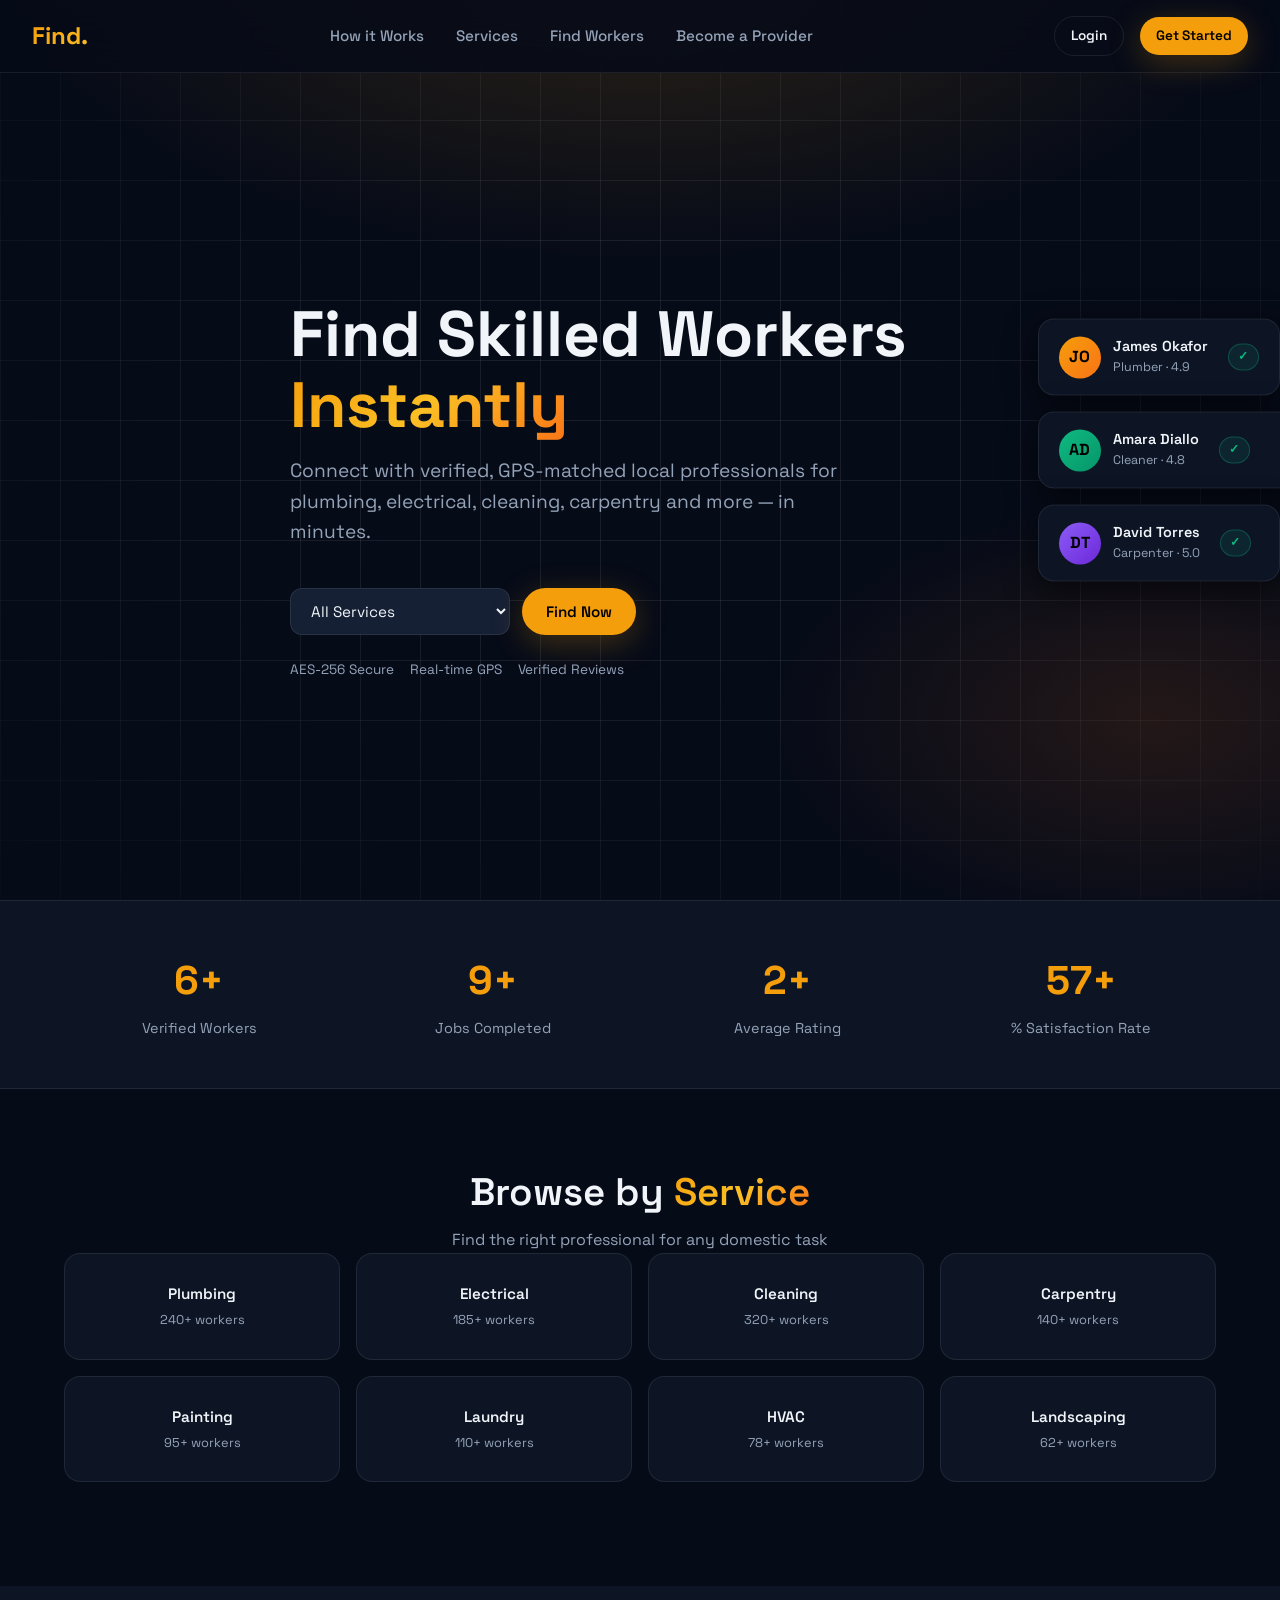
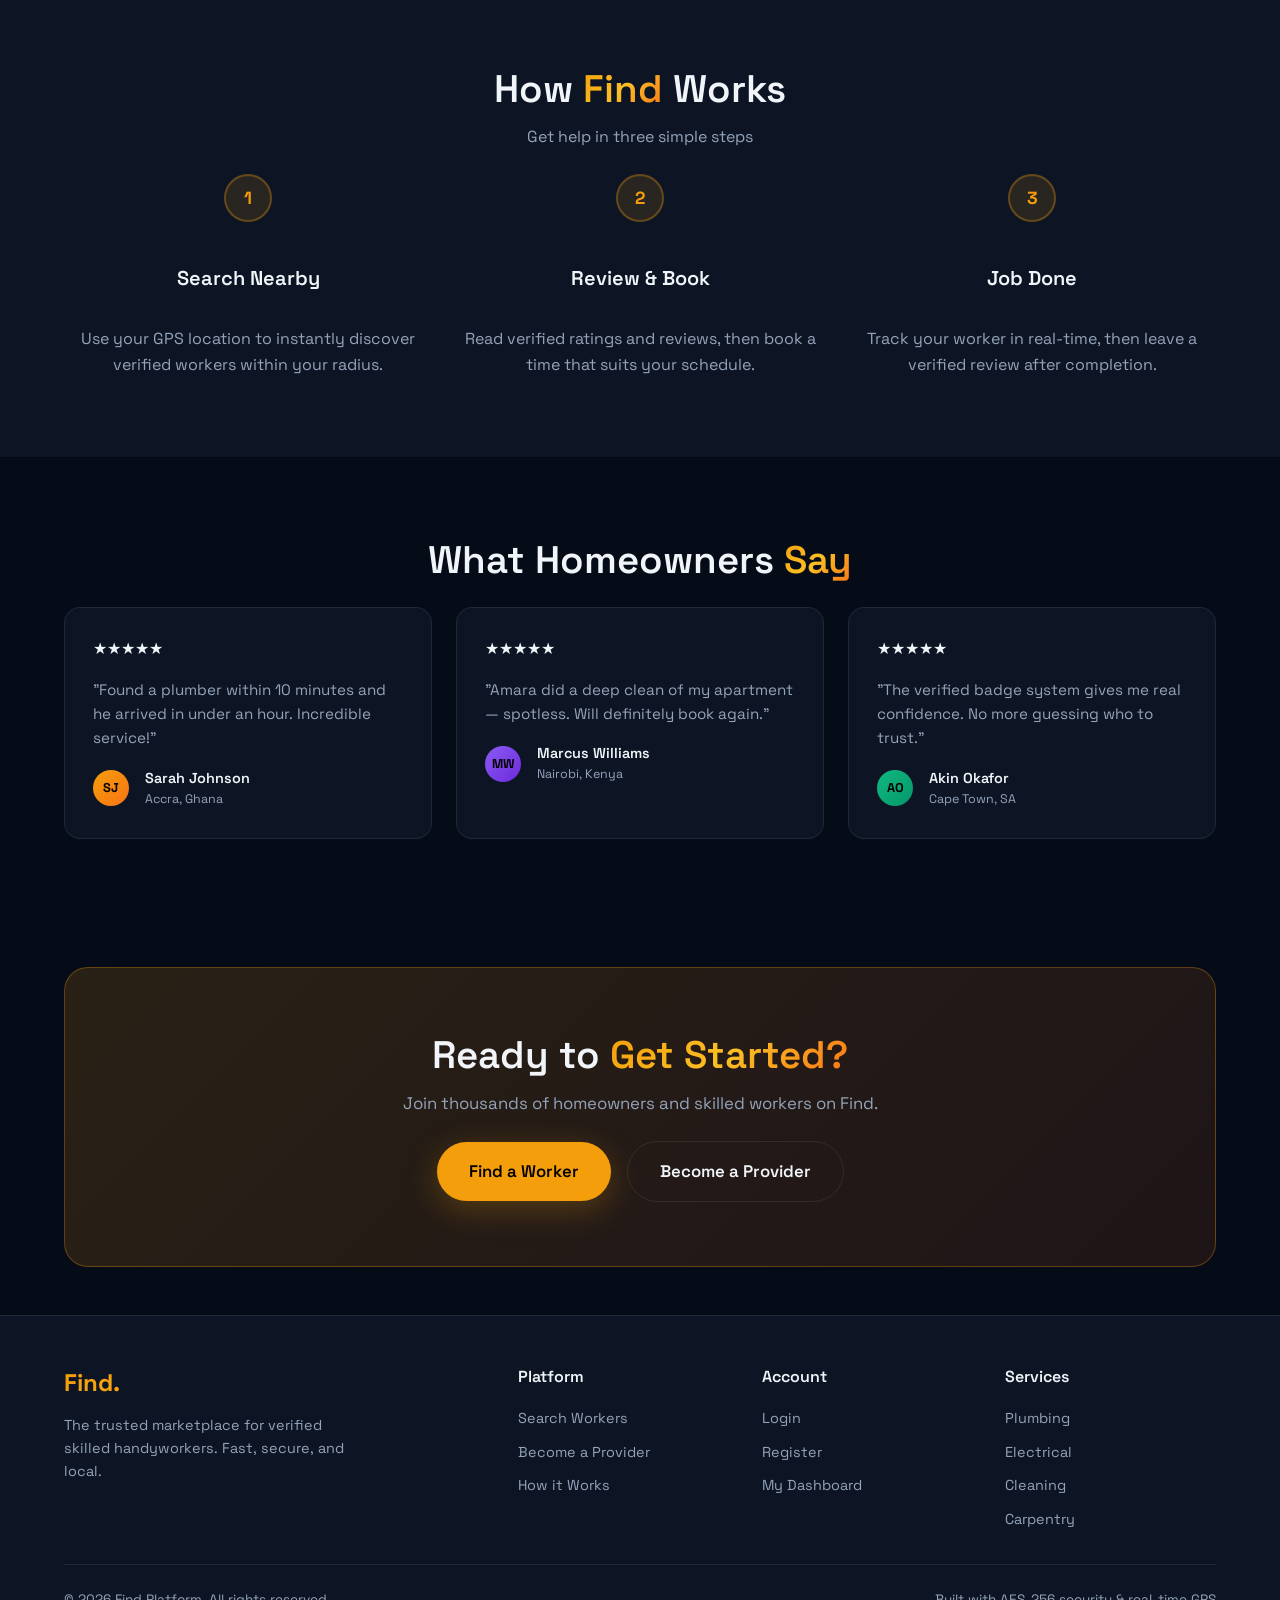
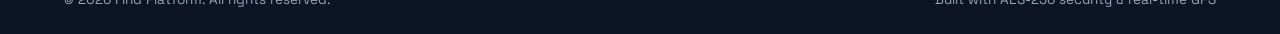
<file: frontend/index.html>
<!DOCTYPE html>
<html lang="en">
<head>
  <meta charset="UTF-8" />
  <meta name="viewport" content="width=device-width, initial-scale=1.0" />
  <meta name="find-api-base" content="https://find-backend-xx7x.onrender.com/api/v1">
  <title>Find — Skilled Labor Marketplace</title>
  <meta name="description" content="Find verified, nearby skilled handyworkers for plumbing, cleaning, electrical, and more. Real-time GPS matching for homeowners." />
  <link rel="stylesheet" href="assets/css/main.css" />
  <style>
    /* Landing-specific styles */
    .hero { position: relative; min-height: 100vh; display: flex; align-items: center; overflow: hidden; padding-top: 80px; }
    .hero-content { position: relative; z-index: 1; max-width: 700px; }
    .hero-search { display: flex; gap: .75rem; margin-top: 2.5rem; max-width: 560px; }
    .hero-search .form-input { flex: 1; }
    .floating-cards { position: absolute; right: 0; top: 50%; transform: translateY(-50%); z-index: 1; display: flex; flex-direction: column; gap: 1rem; }
    .float-card { background: var(--surface); border: 1px solid var(--border); border-radius: var(--radius-lg); padding: 1rem 1.25rem; display: flex; align-items: center; gap: .75rem; box-shadow: var(--shadow-md); animation: bounce 3s ease-in-out infinite; }
    .float-card:nth-child(2) { animation-delay: .5s; margin-right: -2rem; }
    .float-card:nth-child(3) { animation-delay: 1s; }
    .services-grid { display: grid; grid-template-columns: repeat(4, 1fr); gap: 1rem; }
    .service-item { background: var(--surface); border: 1px solid var(--border); border-radius: var(--radius-lg); padding: 1.75rem 1.25rem; text-align: center; cursor: pointer; transition: var(--t); }
    .service-item:hover { border-color: var(--border-amber); background: var(--surface-2); transform: translateY(-4px); }
    .service-name { font-weight: 600; font-size: .95rem; }
    .service-count { font-size: .8rem; color: var(--text-muted); margin-top: .25rem; }
    .how-step { display: flex; gap: 1.5rem; align-items: flex-start; }
    .step-num { width: 48px; height: 48px; border-radius: 50%; background: rgba(245,158,11,.12); border: 2px solid var(--border-amber); display: flex; align-items: center; justify-content: center; font-weight: 700; font-size: 1.1rem; color: var(--primary); flex-shrink: 0; }
    .stats-row { display: grid; grid-template-columns: repeat(4, 1fr); gap: 1.5rem; }
    .stat-box { text-align: center; }
    .stat-num { font-size: 2.5rem; font-weight: 700; color: var(--primary); }
    .stat-lbl { font-size: .9rem; color: var(--text-muted); margin-top: .25rem; }
    .cta-section { background: linear-gradient(135deg, rgba(245,158,11,.15), rgba(249,115,22,.1)); border: 1px solid var(--border-amber); border-radius: var(--radius-xl); padding: 4rem; text-align: center; }
    .testimonials-grid { display: grid; grid-template-columns: repeat(3, 1fr); gap: 1.5rem; }
    .testimonial-card { background: var(--surface); border: 1px solid var(--border); border-radius: var(--radius-lg); padding: 1.75rem; }
    .footer { background: var(--surface); border-top: 1px solid var(--border); padding: 3rem 0 1.5rem; }
    .footer-grid { display: grid; grid-template-columns: 2fr 1fr 1fr 1fr; gap: 2rem; margin-bottom: 2rem; }
    .footer-logo { font-size: 1.5rem; font-weight: 700; background: linear-gradient(135deg, var(--primary), #FBBF24); -webkit-background-clip: text; -webkit-text-fill-color: transparent; background-clip: text; margin-bottom: .75rem; }
    .footer-links { list-style: none; display: flex; flex-direction: column; gap: .5rem; }
    .footer-links a { color: var(--text-muted); font-size: .9rem; transition: var(--t); }
    .footer-links a:hover { color: var(--primary); }
    @media (max-width: 1024px) { .floating-cards { display: none; } .services-grid { grid-template-columns: repeat(4, 1fr); } .stats-row { grid-template-columns: repeat(2, 1fr); } .testimonials-grid { grid-template-columns: 1fr; } .footer-grid { grid-template-columns: 1fr 1fr; } }
    @media (max-width: 768px) { .hero-search { flex-direction: column; } .services-grid { grid-template-columns: repeat(2, 1fr); } .cta-section { padding: 2.5rem 1.5rem; } }
  </style>
</head>
<body>
  <!-- Navbar -->
  <nav class="navbar" id="navbar">
    <a href="index.html" class="nav-logo">Find.</a>
    <div class="nav-links">
      <a href="#how-it-works">How it Works</a>
      <a href="#services">Services</a>
      <a href="pages/search.html">Find Workers</a>
      <a href="pages/register.html?role=provider">Become a Provider</a>
    </div>
    <div class="nav-actions">
      <span id="nav-user" style="display:none; font-weight:600; color:var(--primary);"></span>
      <a id="nav-dash" href="#" class="btn btn-ghost btn-sm" style="display:none;">Dashboard</a>
      <a id="nav-login" href="pages/login.html" class="btn btn-secondary btn-sm">Login</a>
      <a href="pages/register.html" class="btn btn-primary btn-sm">Get Started</a>
      <button id="nav-logout" class="btn btn-ghost btn-sm" style="display:none;">Logout</button>
    </div>
    <button class="nav-toggle" onclick="document.querySelector('.nav-links').style.display='flex'">Menu</button>
  </nav>

  <!-- Hero -->
  <section class="hero">
    <div class="hero-bg"></div>
    <div class="hero-grid"></div>
    <div class="container">
      <div class="hero-content fade-up">
        <h1>Find Skilled Workers <span class="gradient-text">Instantly</span></h1>
        <p style="font-size:1.2rem; margin-top:1rem; max-width:560px;">Connect with verified, GPS-matched local professionals for plumbing, electrical, cleaning, carpentry and more — in minutes.</p>
        <div class="hero-search">
          <select class="form-input form-select" id="hero-skill" style="max-width:220px;">
            <option value="">All Services</option>
            <option>Plumber</option><option>Electrician</option><option>Cleaner</option>
            <option>Carpenter</option><option>Painter</option><option>Laundry</option>
            <option>HVAC</option><option>Landscaping</option>
          </select>
          <button class="btn btn-primary" onclick="goSearch()">Find Now</button>
        </div>
        <div class="flex gap-2 mt-3" style="flex-wrap:wrap;">
          <span style="font-size:.85rem; color:var(--text-muted);">AES-256 Secure</span>
          <span style="font-size:.85rem; color:var(--text-muted);">Real-time GPS</span>
          <span style="font-size:.85rem; color:var(--text-muted);">Verified Reviews</span>
        </div>
      </div>

      <div class="floating-cards">
        <div class="float-card">
          <div class="provider-avatar" style="width:42px;height:42px;font-size:1rem;">JO</div>
          <div>
            <div style="font-weight:600;font-size:.9rem;">James Okafor</div>
            <div style="font-size:.78rem;color:var(--text-muted);">Plumber · 4.9</div>
          </div>
          <span class="verified-badge" style="margin-left:.5rem;">✓</span>
        </div>
        <div class="float-card">
          <div class="provider-avatar" style="width:42px;height:42px;font-size:1rem;background:linear-gradient(135deg,#10B981,#059669);">AD</div>
          <div>
            <div style="font-weight:600;font-size:.9rem;">Amara Diallo</div>
            <div style="font-size:.78rem;color:var(--text-muted);">Cleaner · 4.8</div>
          </div>
          <span class="verified-badge" style="margin-left:.5rem;">✓</span>
        </div>
        <div class="float-card">
          <div class="provider-avatar" style="width:42px;height:42px;font-size:1rem;background:linear-gradient(135deg,#8B5CF6,#6D28D9);">DT</div>
          <div>
            <div style="font-weight:600;font-size:.9rem;">David Torres</div>
            <div style="font-size:.78rem;color:var(--text-muted);">Carpenter · 5.0</div>
          </div>
          <span class="verified-badge" style="margin-left:.5rem;">✓</span>
        </div>
      </div>
    </div>
  </section>

  <!-- Stats -->
  <section class="section-sm" style="background:var(--surface); border-top:1px solid var(--border); border-bottom:1px solid var(--border);">
    <div class="container">
      <div class="stats-row">
        <div class="stat-box fade-up"><div class="stat-num" data-target="10">0</div><div class="stat-lbl">Verified Workers</div></div>
        <div class="stat-box fade-up fade-up-1"><div class="stat-num" data-target="15">0</div><div class="stat-lbl">Jobs Completed</div></div>
        <div class="stat-box fade-up fade-up-2"><div class="stat-num" data-target="4.2">4.8</div><div class="stat-lbl">Average Rating</div></div>
        <div class="stat-box fade-up fade-up-3"><div class="stat-num" data-target="92">0</div><div class="stat-lbl">% Satisfaction Rate</div></div>
      </div>
    </div>
  </section>

  <!-- Services -->
  <section class="section" id="services">
    <div class="container">
      <div class="text-center mb-3">
        <h2>Browse by <span class="gradient-text">Service</span></h2>
        <p style="margin-top:.75rem;">Find the right professional for any domestic task</p>
      <div class="services-grid">
        <div class="service-item" onclick="goSearch('Plumber')"><div class="service-name">Plumbing</div><div class="service-count">240+ workers</div></div>
        <div class="service-item" onclick="goSearch('Electrician')"><div class="service-name">Electrical</div><div class="service-count">185+ workers</div></div>
        <div class="service-item" onclick="goSearch('Cleaner')"><div class="service-name">Cleaning</div><div class="service-count">320+ workers</div></div>
        <div class="service-item" onclick="goSearch('Carpenter')"><div class="service-name">Carpentry</div><div class="service-count">140+ workers</div></div>
        <div class="service-item" onclick="goSearch('Painter')"><div class="service-name">Painting</div><div class="service-count">95+ workers</div></div>
        <div class="service-item" onclick="goSearch('Laundry')"><div class="service-name">Laundry</div><div class="service-count">110+ workers</div></div>
        <div class="service-item" onclick="goSearch('HVAC')"><div class="service-name">HVAC</div><div class="service-count">78+ workers</div></div>
        <div class="service-item" onclick="goSearch('Landscaping')"><div class="service-name">Landscaping</div><div class="service-count">62+ workers</div></div>
      </div>
    </div>
  </section>

  <!-- How it Works -->
  <section class="section" id="how-it-works" style="background:var(--surface);">
    <div class="container">
      <div class="text-center mb-3">
        <h2>How <span class="gradient-text">Find</span> Works</h2>
        <p style="margin-top:.75rem;">Get help in three simple steps</p>
      </div>
      <div class="grid-3">
        <div class="how-step fade-up" style="flex-direction:column; text-align:center; align-items:center;">
          <div class="step-num">1</div>
          <h3 style="margin-top:1rem;">Search Nearby</h3>
          <p style="margin-top:.5rem;">Use your GPS location to instantly discover verified workers within your radius.</p>
        </div>
        <div class="how-step fade-up fade-up-1" style="flex-direction:column; text-align:center; align-items:center;">
          <div class="step-num">2</div>
          <h3 style="margin-top:1rem;">Review &amp; Book</h3>
          <p style="margin-top:.5rem;">Read verified ratings and reviews, then book a time that suits your schedule.</p>
        </div>
        <div class="how-step fade-up fade-up-2" style="flex-direction:column; text-align:center; align-items:center;">
          <div class="step-num">3</div>
          <h3 style="margin-top:1rem;">Job Done</h3>
          <p style="margin-top:.5rem;">Track your worker in real-time, then leave a verified review after completion.</p>
        </div>
      </div>
    </div>
  </section>

  <!-- Testimonials -->
  <section class="section">
    <div class="container">
      <div class="text-center mb-3">
        <h2>What Homeowners <span class="gradient-text">Say</span></h2>
      </div>
      <div class="testimonials-grid">
        <div class="testimonial-card fade-up">
          <div class="stars mb-2">★★★★★</div>
          <p style="font-size:.95rem; margin-bottom:1rem;">"Found a plumber within 10 minutes and he arrived in under an hour. Incredible service!"</p>
          <div class="flex gap-2">
            <div class="provider-avatar" style="width:36px;height:36px;font-size:.8rem;">SJ</div>
            <div><div style="font-weight:600;font-size:.9rem;">Sarah Johnson</div><div style="font-size:.78rem;color:var(--text-muted);">Accra, Ghana</div></div>
          </div>
        </div>
        <div class="testimonial-card fade-up fade-up-1">
          <div class="stars mb-2">★★★★★</div>
          <p style="font-size:.95rem; margin-bottom:1rem;">"Amara did a deep clean of my apartment — spotless. Will definitely book again."</p>
          <div class="flex gap-2">
            <div class="provider-avatar" style="width:36px;height:36px;font-size:.8rem;background:linear-gradient(135deg,#8B5CF6,#6D28D9);">MW</div>
            <div><div style="font-weight:600;font-size:.9rem;">Marcus Williams</div><div style="font-size:.78rem;color:var(--text-muted);">Nairobi, Kenya</div></div>
          </div>
        </div>
        <div class="testimonial-card fade-up fade-up-2">
          <div class="stars mb-2">★★★★★</div>
          <p style="font-size:.95rem; margin-bottom:1rem;">"The verified badge system gives me real confidence. No more guessing who to trust."</p>
          <div class="flex gap-2">
            <div class="provider-avatar" style="width:36px;height:36px;font-size:.8rem;background:linear-gradient(135deg,#10B981,#059669);">AO</div>
            <div><div style="font-weight:600;font-size:.9rem;">Akin Okafor</div><div style="font-size:.78rem;color:var(--text-muted);">Cape Town, SA</div></div>
          </div>
        </div>
      </div>
    </div>
  </section>

  <!-- CTA -->
  <section class="section-sm">
    <div class="container">
      <div class="cta-section">
        <h2>Ready to <span class="gradient-text">Get Started?</span></h2>
        <p style="margin-top:.75rem; font-size:1.05rem;">Join thousands of homeowners and skilled workers on Find.</p>
        <div class="flex gap-2 mt-3" style="justify-content:center; flex-wrap:wrap;">
          <a href="pages/register.html" class="btn btn-primary btn-lg">Find a Worker</a>
          <a href="pages/register.html?role=provider" class="btn btn-secondary btn-lg">Become a Provider</a>
        </div>
      </div>
    </div>
  </section>

  <!-- Footer -->
  <footer class="footer">
    <div class="container">
      <div class="footer-grid">
        <div>
          <div class="footer-logo">Find.</div>
          <p style="font-size:.9rem; max-width:280px;">The trusted marketplace for verified skilled handyworkers. Fast, secure, and local.</p>
        </div>
        <div>
          <h4 style="margin-bottom:1rem;">Platform</h4>
          <ul class="footer-links">
            <li><a href="pages/search.html">Search Workers</a></li>
            <li><a href="pages/register.html?role=provider">Become a Provider</a></li>
            <li><a href="#how-it-works">How it Works</a></li>
          </ul>
        </div>
        <div>
          <h4 style="margin-bottom:1rem;">Account</h4>
          <ul class="footer-links">
            <li><a href="pages/login.html">Login</a></li>
            <li><a href="pages/register.html">Register</a></li>
            <li><a href="#" id="footer-dash-link" onclick="goDashboard(event)">My Dashboard</a></li>
          </ul>
        </div>
        <div>
          <h4 style="margin-bottom:1rem;">Services</h4>
          <ul class="footer-links">
            <li><a href="pages/search.html?skill=Plumber">Plumbing</a></li><li><a href="pages/search.html?skill=Electrician">Electrical</a></li>
            <li><a href="pages/search.html?skill=Cleaner">Cleaning</a></li><li><a href="pages/search.html?skill=Carpenter">Carpentry</a></li>
          </ul>
        </div>
      </div>
      <div class="divider"></div>
      <div class="flex-between" style="flex-wrap:wrap; gap:1rem;">
        <p style="font-size:.85rem;">© 2026 Find Platform. All rights reserved.</p>
        <p style="font-size:.85rem;">Built with AES-256 security &amp; real-time GPS</p>
      </div>
    </div>
  </footer>

  <div id="toast"></div>
  <script src="assets/js/config.js"></script>
  <script src="assets/js/api.js"></script>
  <script src="assets/js/auth.js"></script>
  <script>
    function goSearch(skill) {
      const s = skill || document.getElementById('hero-skill').value;
      const url = 'pages/search.html' + (s ? `?skill=${encodeURIComponent(s)}` : '');
      window.location.href = url;
    }

    function goDashboard(e) {
      e.preventDefault();
      if (!Auth.isLoggedIn()) {
        Auth.saveRedirect(Auth.dashboardUrl({ role: 'homeowner' }));
        window.location.href = Auth.loginUrl(Auth.dashboardUrl({ role: 'homeowner' }));
        return;
      }
      window.location.href = Auth.dashboardUrl();
    }

    // Animated counter
    function animateCounter(el, target, isDecimal) {
      let current = 0, step = target / 60;
      const timer = setInterval(() => {
        current = Math.min(current + step, target);
        el.textContent = isDecimal
          ? (current / 10).toFixed(1)
          : Math.round(current).toLocaleString() + (el.dataset.target == '98' ? '%' : '+');
        if (current >= target) clearInterval(timer);
      }, 25);
    }

    const observer = new IntersectionObserver(entries => {
      entries.forEach(e => {
        if (e.isIntersecting) {
          const el = e.target;
          const t = parseInt(el.dataset.target);
          animateCounter(el, el.dataset.target == '48' ? 48 : t, el.dataset.target == '48');
          observer.unobserve(el);
        }
      });
    }, { threshold: 0.5 });

    document.querySelectorAll('[data-target]').forEach(el => observer.observe(el));
  </script>
</body>
</html>
</file>
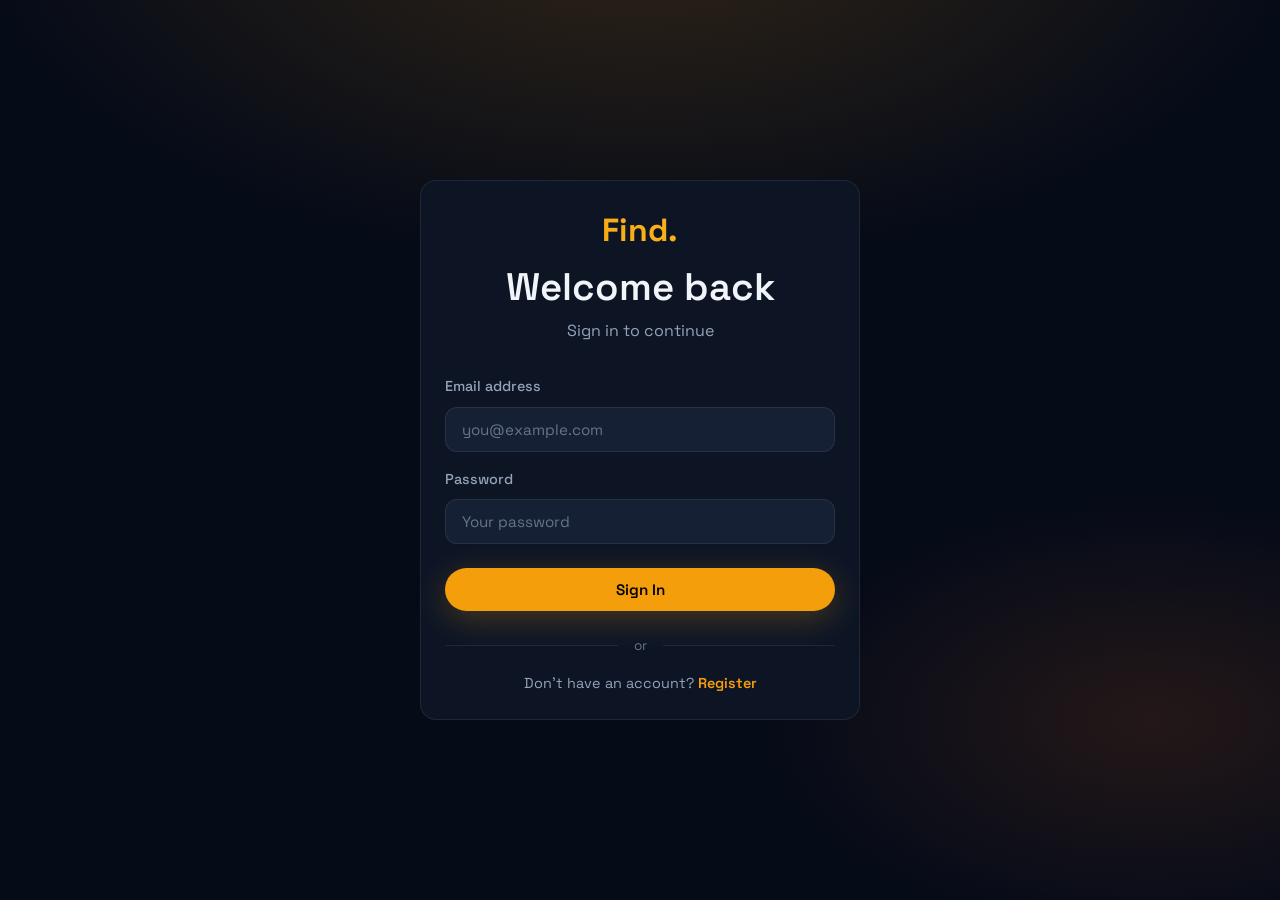
<file: frontend/pages/admin-dash.html>
<!DOCTYPE html>
<html lang="en">
<head>
  <meta charset="UTF-8" />
  <meta name="viewport" content="width=device-width, initial-scale=1.0" />
  <title>Admin Dashboard — Find</title>
  <link rel="stylesheet" href="../assets/css/main.css" />
  <style>
    body { background: var(--bg); display: flex; min-height: 100vh; }
    .dash-layout { display: flex; width: 100%; min-height: 100vh; }
    .dash-sidebar {
      width: 260px; background: var(--surface); border-right: 1px solid var(--border);
      padding: 1.5rem; display: flex; flex-direction: column; position: fixed; top: 0; bottom: 0; left: 0; z-index: 100;
    }
    .dash-main { margin-left: 260px; flex: 1; padding: 2rem; min-height: 100vh; }
    .admin-badge {
      display: inline-block; padding: .2rem .6rem; border-radius: var(--radius-full);
      background: rgba(245,158,11,.15); border: 1px solid var(--border-amber); color: var(--primary);
      font-size: .75rem; font-weight: 700; text-transform: uppercase; letter-spacing: .05em; margin-top: .4rem;
    }
    .provider-row {
      display: grid; grid-template-columns: 2fr 1.5fr 1fr 1fr 1.2fr 1.2fr; gap: 1rem;
      align-items: center; padding: 1rem 1.25rem; border-bottom: 1px solid var(--border);
      transition: var(--t);
    }
    .provider-row:hover { background: var(--surface-2); }
    .status-pill {
      display: inline-flex; align-items: center; gap: .35rem; padding: .25rem .75rem;
      border-radius: var(--radius-full); font-size: .8rem; font-weight: 600;
    }
    .status-pill.verified { background: rgba(16,185,129,.12); color: #10B981; border: 1px solid rgba(16,185,129,.25); }
    .status-pill.pending  { background: rgba(245,158,11,.12); color: #F59E0B; border: 1px solid rgba(245,158,11,.25); }
    .search-bar { max-width: 360px; position: relative; }
    .search-bar input { width: 100%; padding: .6rem 1rem; border-radius: var(--radius-md); border: 1px solid var(--border); background: var(--surface); color: var(--text); font-size: .9rem; }
    @media (max-width: 1024px) {
      .dash-sidebar { display: none; }
      .dash-main { margin-left: 0; }
    }
  </style>
</head>
<body>
  <div class="dash-layout">
    <!-- Sidebar -->
    <aside class="dash-sidebar">
      <div class="sidebar-logo mb-3">
        <a href="../index.html" style="font-size:1.5rem;font-weight:700;background:linear-gradient(135deg,var(--primary),#FBBF24);-webkit-background-clip:text;-webkit-text-fill-color:transparent;background-clip:text;">Find.</a>
        <div><span class="admin-badge">Admin Portal</span></div>
      </div>
      <nav class="sidebar-nav">
        <button class="sidebar-link active" onclick="showPanel('handymen', this)">Handymen Verification</button>
        <button class="sidebar-link" onclick="showPanel('stats', this)">Platform Analytics</button>
      </nav>
      <div style="border-top:1px solid var(--border); padding-top:1rem; margin-top:auto;">
        <div id="sb-admin-name" style="font-weight:600; padding:.5rem 1rem;font-size:.9rem;">Administrator</div>
        <button class="sidebar-link" onclick="Auth.logout()" style="color:var(--error);margin-top:.5rem;">Logout</button>
      </div>
    </aside>

    <!-- Main Content -->
    <main class="dash-main">
      <!-- Handymen Panel -->
      <div class="tab-panel active" id="panel-handymen">
        <div class="dash-header flex-between" style="flex-wrap:wrap;gap:1rem;">
          <div>
            <h2>Handymen Verifications</h2>
            <p style="margin-top:.25rem;color:var(--text-muted);">Review and approve worker profiles before they can accept customer bookings.</p>
          </div>
          <div class="search-bar">
            <input type="text" id="provider-search" placeholder="Search by name, skill, email..." oninput="onSearchInput()" />
          </div>
        </div>

        <!-- Stat cards -->
        <div class="grid-4 mb-3" id="stat-cards">
          <div class="stat-card"><div><div class="stat-value" id="st-total">0</div><div class="stat-label">Total Handymen</div></div></div>
          <div class="stat-card"><div><div class="stat-value" style="color:var(--success);" id="st-verified">0</div><div class="stat-label">Verified Workers</div></div></div>
          <div class="stat-card"><div><div class="stat-value" style="color:var(--primary);" id="st-pending">0</div><div class="stat-label">Pending Verification</div></div></div>
          <div class="stat-card"><div><div class="stat-value" id="st-bookings">0</div><div class="stat-label">Total Bookings</div></div></div>
        </div>

        <!-- Filter tabs -->
        <div class="tabs mb-3" style="max-width:420px;">
          <button class="tab-btn active" onclick="setFilter('pending', this)">Pending (<span id="count-pending">0</span>)</button>
          <button class="tab-btn" onclick="setFilter('verified', this)">Verified (<span id="count-verified">0</span>)</button>
          <button class="tab-btn" onclick="setFilter('all', this)">All (<span id="count-all">0</span>)</button>
        </div>

        <!-- Table -->
        <div class="card" style="padding:0;overflow:hidden;">
          <div class="provider-row" style="background:var(--surface-2);font-weight:600;font-size:.82rem;color:var(--text-muted);text-transform:uppercase;">
            <span>Worker Name</span><span>Skills</span><span>Hourly Rate</span><span>Rating / Jobs</span><span>Status</span><span>Action</span>
          </div>
          <div id="providers-list">
            <div style="display:flex;justify-content:center;padding:3rem;"><div class="spinner"></div></div>
          </div>
        </div>
      </div>

      <!-- Stats Panel -->
      <div class="tab-panel" id="panel-stats" style="display:none;">
        <div class="dash-header">
          <h2>Platform Analytics</h2>
          <p style="margin-top:.25rem;color:var(--text-muted);">High-level marketplace user metrics and booking activity.</p>
        </div>
        <div class="grid-3 mb-3">
          <div class="card">
            <div style="font-size:.85rem;color:var(--text-muted);">Total Registered Users</div>
            <div style="font-size:2rem;font-weight:700;margin-top:.5rem;" id="an-users">0</div>
          </div>
          <div class="card">
            <div style="font-size:.85rem;color:var(--text-muted);">Homeowners</div>
            <div style="font-size:2rem;font-weight:700;margin-top:.5rem;" id="an-homeowners">0</div>
          </div>
          <div class="card">
            <div style="font-size:.85rem;color:var(--text-muted);">Handymen</div>
            <div style="font-size:2rem;font-weight:700;margin-top:.5rem;" id="an-providers">0</div>
          </div>
        </div>
        <div class="grid-3 mb-3">
          <div class="card">
            <div style="font-size:.85rem;color:var(--text-muted);">Total Bookings</div>
            <div style="font-size:2rem;font-weight:700;margin-top:.5rem;" id="an-bookings">0</div>
          </div>
          <div class="card">
            <div style="font-size:.85rem;color:var(--text-muted);">Active Jobs</div>
            <div style="font-size:2rem;font-weight:700;color:var(--primary);margin-top:.5rem;" id="an-active">0</div>
          </div>
          <div class="card">
            <div style="font-size:.85rem;color:var(--text-muted);">Completed Jobs</div>
            <div style="font-size:2rem;font-weight:700;color:var(--success);margin-top:.5rem;" id="an-completed">0</div>
          </div>
        </div>
      </div>
    </main>
  </div>

  <div id="toast"></div>

  <script src="../assets/js/config.js"></script>
  <script src="../assets/js/api.js"></script>
  <script src="../assets/js/auth.js"></script>
  <script>
    Auth.requireAdmin();

    const user = Auth.getUser();
    if (user && document.getElementById('sb-admin-name')) {
      document.getElementById('sb-admin-name').textContent = user.name || 'Administrator';
    }

    let allProviders = [];
    let currentFilter = 'pending';
    let searchQuery = '';

    async function loadAdminData() {
      try {
        const [stats, providers] = await Promise.all([
          api.getAdminStats(),
          api.getAdminProviders(),
        ]);
        renderStats(stats);
        allProviders = providers;
        updateCounts();
        renderProviders();
      } catch (e) {
        showToast('Failed to load admin data: ' + e.message, 'error');
      }
    }

    function renderStats(s) {
      document.getElementById('st-total').textContent = s.total_providers || 0;
      document.getElementById('st-verified').textContent = s.verified_providers || 0;
      document.getElementById('st-pending').textContent = s.pending_providers || 0;
      document.getElementById('st-bookings').textContent = s.total_bookings || 0;

      document.getElementById('an-users').textContent = s.total_users || 0;
      document.getElementById('an-homeowners').textContent = s.total_homeowners || 0;
      document.getElementById('an-providers').textContent = s.total_providers || 0;
      document.getElementById('an-bookings').textContent = s.total_bookings || 0;
      document.getElementById('an-active').textContent = s.active_bookings || 0;
      document.getElementById('an-completed').textContent = s.completed_bookings || 0;
    }

    function updateCounts() {
      const pending = allProviders.filter(p => !p.is_verified).length;
      const verified = allProviders.filter(p => p.is_verified).length;
      document.getElementById('count-pending').textContent = pending;
      document.getElementById('count-verified').textContent = verified;
      document.getElementById('count-all').textContent = allProviders.length;
    }

    function setFilter(f, btn) {
      currentFilter = f;
      document.querySelectorAll('.tabs .tab-btn').forEach(b => b.classList.remove('active'));
      btn.classList.add('active');
      renderProviders();
    }

    function onSearchInput() {
      searchQuery = (document.getElementById('provider-search').value || '').toLowerCase().trim();
      renderProviders();
    }

    function renderProviders() {
      let filtered = allProviders;
      if (currentFilter === 'pending') filtered = filtered.filter(p => !p.is_verified);
      if (currentFilter === 'verified') filtered = filtered.filter(p => p.is_verified);

      if (searchQuery) {
        filtered = filtered.filter(p =>
          (p.name || '').toLowerCase().includes(searchQuery) ||
          (p.skills || '').toLowerCase().includes(searchQuery) ||
          (p.email || '').toLowerCase().includes(searchQuery)
        );
      }

      const listEl = document.getElementById('providers-list');
      if (!filtered.length) {
        listEl.innerHTML = `<div style="text-align:center;padding:3rem;color:var(--text-muted);">No handymen found matching this view.</div>`;
        return;
      }

      listEl.innerHTML = filtered.map(p => `
        <div class="provider-row">
          <div>
            <div style="font-weight:600;font-size:.95rem;">${p.name}</div>
            <div style="font-size:.8rem;color:var(--text-muted);">${p.email}</div>
          </div>
          <div>
            <div style="font-size:.85rem;">${p.skills ? skillTags(p.skills) : '<span style="color:var(--text-muted)">No skills set</span>'}</div>
          </div>
          <div>
            <strong style="color:var(--primary);">&#8373;${(p.hourly_rate || 0).toLocaleString()}/hr</strong>
          </div>
          <div>
            <div style="font-size:.85rem;font-weight:600;">★ ${p.rating_avg.toFixed(1)}</div>
            <div style="font-size:.78rem;color:var(--text-muted);">${p.total_jobs} jobs completed</div>
          </div>
          <div>
            ${p.is_verified
              ? `<span class="status-pill verified">✓ Verified</span>`
              : `<span class="status-pill pending">⏳ Pending Verification</span>`
            }
          </div>
          <div>
            ${p.is_verified
              ? `<button class="btn btn-secondary btn-sm" style="color:var(--error);border-color:var(--error);" onclick="toggleVerify(${p.id}, false)">Revoke</button>`
              : `<button class="btn btn-primary btn-sm" onclick="toggleVerify(${p.id}, true)">Verify Worker</button>`
            }
          </div>
        </div>
      `).join('');
    }

    async function toggleVerify(providerId, isVerified) {
      try {
        await api.verifyProvider(providerId, isVerified);
        showToast(isVerified ? 'Handyman verified successfully' : 'Handyman verification revoked', isVerified ? 'success' : 'info');
        loadAdminData();
      } catch (e) {
        showToast('Operation failed: ' + e.message, 'error');
      }
    }

    function showPanel(panelName, btn) {
      document.querySelectorAll('.tab-panel').forEach(p => p.style.display = 'none');
      document.querySelectorAll('.sidebar-link').forEach(b => b.classList.remove('active'));
      document.getElementById(`panel-${panelName}`).style.display = 'block';
      if (btn) btn.classList.add('active');
    }

    document.addEventListener('DOMContentLoaded', loadAdminData);
  </script>
</body>
</html>
</file>
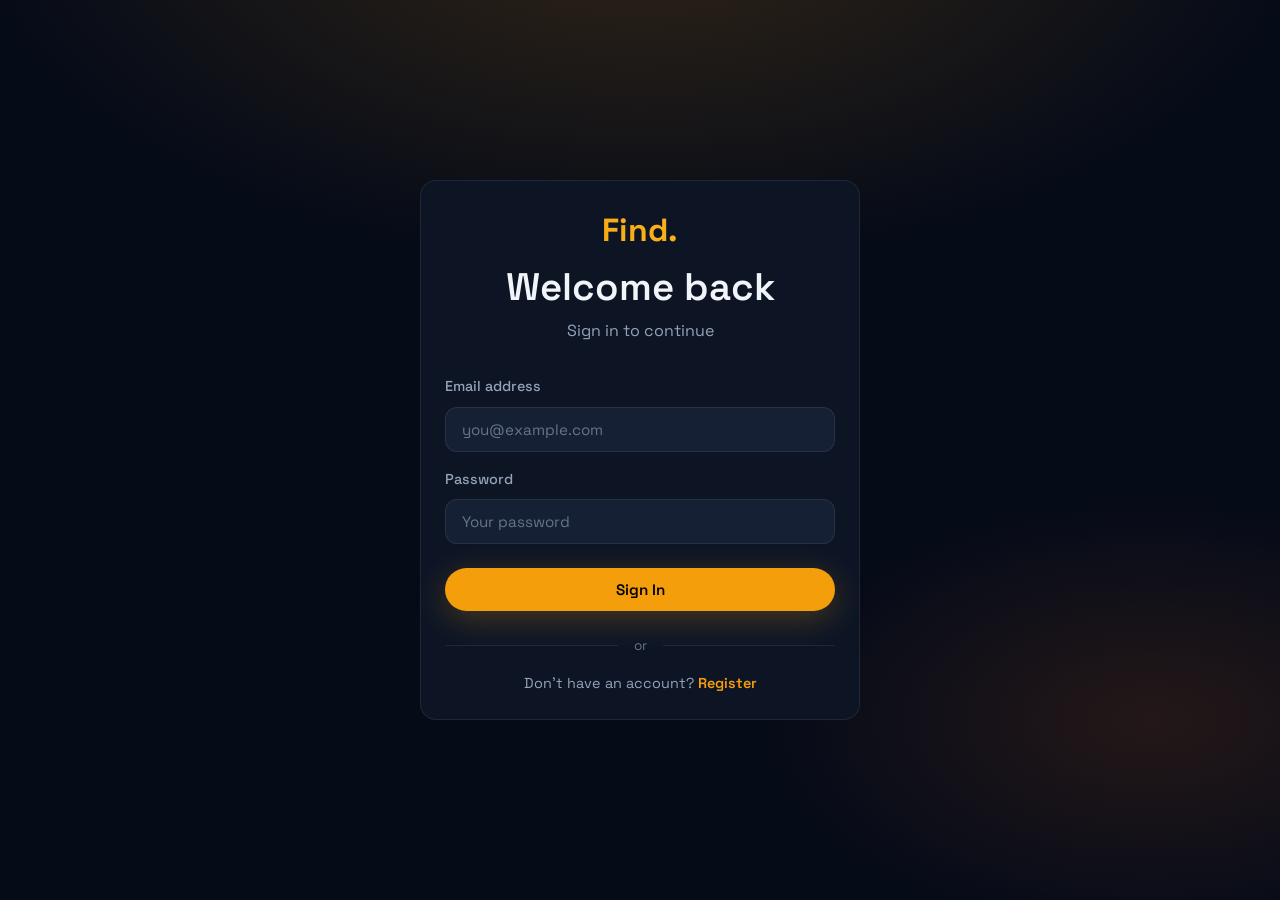
<file: frontend/pages/login.html>
<!DOCTYPE html>
<html lang="en">
<head>
  <meta charset="UTF-8" /><meta name="viewport" content="width=device-width, initial-scale=1.0" />
  <title>Login — Find</title>
  <meta name="description" content="Sign in to Find and connect with verified skilled handyworkers near you." />
  <link rel="stylesheet" href="../assets/css/main.css" />
  <style>
    body { display:flex; align-items:center; justify-content:center; min-height:100vh; padding:1rem; }
    .auth-card { width:100%; max-width:440px; }
    .auth-header { text-align:center; margin-bottom:2rem; }
    .auth-logo { font-size:2rem; font-weight:700; background:linear-gradient(135deg,var(--primary),#FBBF24); -webkit-background-clip:text; -webkit-text-fill-color:transparent; background-clip:text; display:block; margin-bottom:.5rem; }

  </style>
</head>
<body>
  <div class="hero-bg" style="position:fixed;inset:0;z-index:0;"></div>
  <div class="auth-card card fade-up" style="position:relative;z-index:1;">
    <div class="auth-header">
      <a href="../index.html" class="auth-logo">Find.</a>
      <h2>Welcome back</h2>
      <p style="margin-top:.5rem;">Sign in to continue</p>
    </div>


    <form id="login-form">
      <div class="flex-col gap-2">
        <div class="form-group">
          <label class="form-label">Email address</label>
          <input id="email" type="email" class="form-input" placeholder="you@example.com" required />
        </div>
        <div class="form-group">
          <label class="form-label">Password</label>
          <input id="password" type="password" class="form-input" placeholder="Your password" required />
        </div>
        <div id="login-error" class="alert alert-error" style="display:none;"></div>
        <button type="submit" id="submit-btn" class="btn btn-primary" style="width:100%;margin-top:.5rem;">
          Sign In
        </button>
      </div>
    </form>

    <div class="divider-text mt-3">or</div>
    <p style="text-align:center; margin-top:1rem; font-size:.9rem;">
      Don't have an account? <a href="register.html" style="color:var(--primary);font-weight:600;">Register</a>
    </p>
  </div>

  <div id="toast"></div>
  <script src="../assets/js/config.js"></script>
  <script src="../assets/js/api.js"></script>
  <script src="../assets/js/auth.js"></script>
  <script>
    if (Auth.isLoggedIn()) {
      window.location.href = Auth.dashboardUrl();
    }


    document.getElementById('login-form').addEventListener('submit', async (e) => {
      e.preventDefault();
      const btn = document.getElementById('submit-btn');
      const errEl = document.getElementById('login-error');
      errEl.style.display = 'none';
      btn.disabled = true;
      btn.innerHTML = '<span class="spinner"></span> Signing in…';

      try {
        const data = await api.login({
          email: document.getElementById('email').value,
          password: document.getElementById('password').value,
        });
        Auth.save(data.access_token, data.user);
        showToast('Welcome back, ' + data.user.name + '!', 'success');
        setTimeout(() => Auth.redirectAfterAuth(data.user), 800);
      } catch (err) {
        errEl.textContent = err.message || 'Invalid email or password.';
        errEl.style.display = 'flex';
        btn.disabled = false;
        btn.textContent = 'Sign In';
      }
    });
  </script>
</body>
</html>
</file>
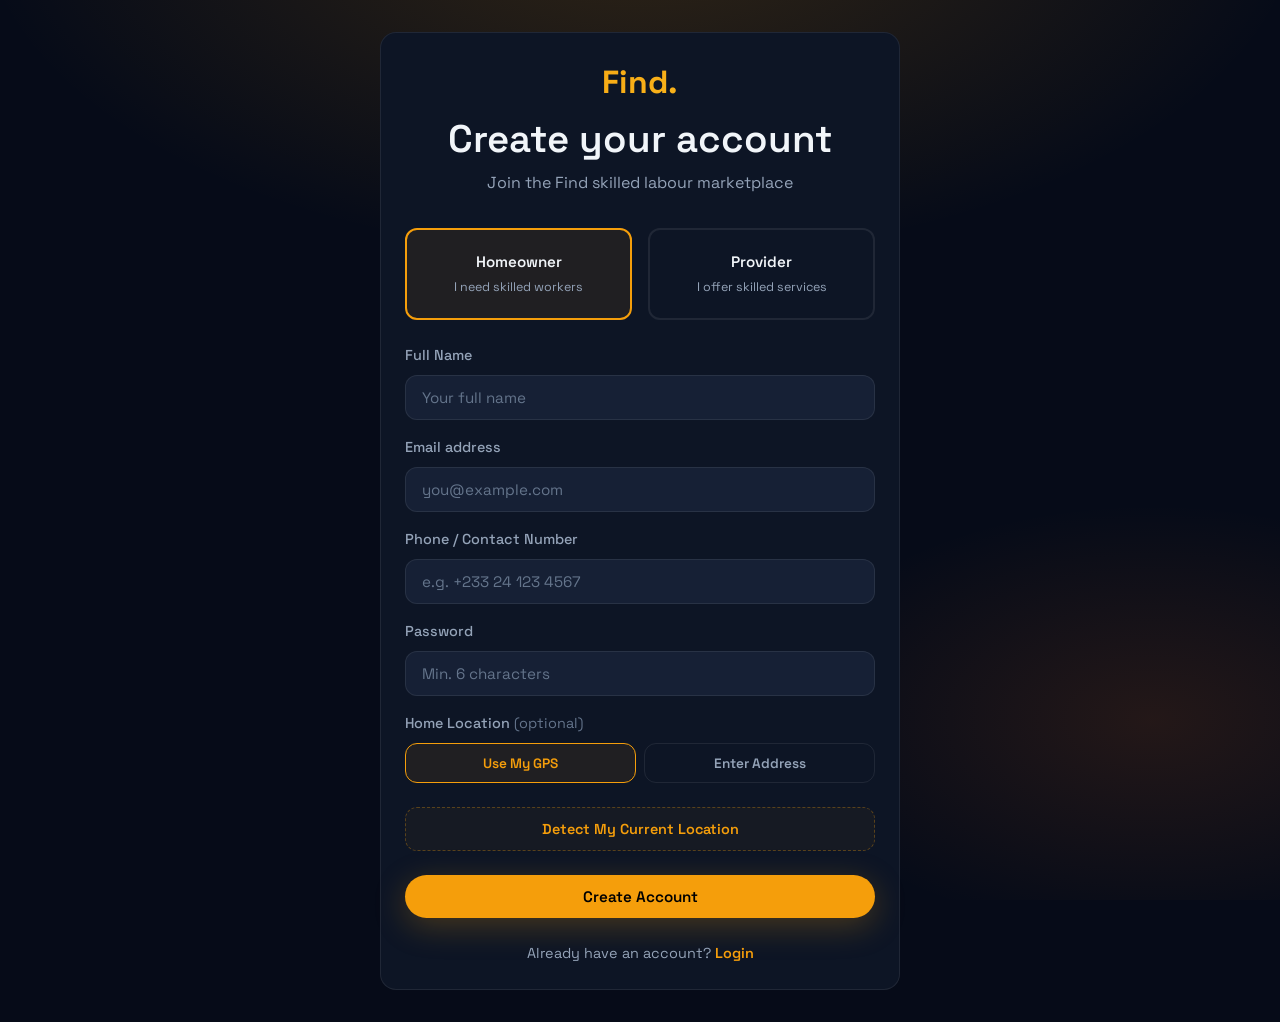
<file: frontend/pages/register.html>
<!DOCTYPE html>
<html lang="en">
<head>
  <meta charset="UTF-8" /><meta name="viewport" content="width=device-width, initial-scale=1.0" />
  <title>Register — Find</title>
  <meta name="description" content="Join Find as a homeowner or skilled handyworker. Free to register." />
  <link rel="stylesheet" href="../assets/css/main.css" />
  <style>
    body { display:flex; align-items:center; justify-content:center; min-height:100vh; padding:2rem 1rem; }
    .auth-card { width:100%; max-width:520px; }
    .auth-logo { font-size:2rem; font-weight:700; background:linear-gradient(135deg,var(--primary),#FBBF24); -webkit-background-clip:text; -webkit-text-fill-color:transparent; background-clip:text; display:block; margin-bottom:.5rem; }
    .role-picker { display:grid; grid-template-columns:1fr 1fr; gap:1rem; margin-bottom:1.5rem; }
    .role-option { border:2px solid var(--border); border-radius:var(--radius-md); padding:1.25rem; text-align:center; cursor:pointer; transition:var(--t); }
    .role-option:hover { border-color:var(--border-amber); }
    .role-option.selected { border-color:var(--primary); background:rgba(245,158,11,.08); }
    .role-option .role-name { font-weight:600; font-size:.95rem; }
    .role-option .role-desc { font-size:.78rem; color:var(--text-muted); margin-top:.25rem; }

    /* Location picker */
    .loc-tabs { display:grid; grid-template-columns:1fr 1fr; gap:.5rem; margin-bottom:1rem; }
    .loc-tab { padding:.65rem; border:1px solid var(--border); border-radius:var(--radius-md); background:transparent; color:var(--text-muted); font-size:.85rem; font-weight:600; cursor:pointer; transition:var(--t); text-align:center; }
    .loc-tab:hover { border-color:var(--border-amber); color:var(--text); }
    .loc-tab.active { border-color:var(--primary); background:rgba(245,158,11,.08); color:var(--primary); }
    .loc-panel { display:none; }
    .loc-panel.active { display:block; animation:fadeUp .3s ease; }
    .gps-capture-btn { width:100%; padding:.75rem; border:1.5px dashed var(--border-amber); border-radius:var(--radius-md); background:rgba(245,158,11,.04); color:var(--primary); font-weight:600; font-size:.9rem; cursor:pointer; transition:var(--t); display:flex; align-items:center; justify-content:center; gap:.5rem; }
    .gps-capture-btn:hover { background:rgba(245,158,11,.1); }
    .gps-capture-btn:disabled { opacity:.5; cursor:not-allowed; }
    .loc-result { margin-top:.75rem; padding:.6rem .9rem; border-radius:var(--radius-md); font-size:.82rem; display:flex; align-items:flex-start; gap:.5rem; }
    .loc-result.success { background:rgba(16,185,129,.1); border:1px solid rgba(16,185,129,.25); color:#10B981; }
    .loc-result.error   { background:rgba(239,68,68,.1);  border:1px solid rgba(239,68,68,.25);  color:#EF4444; }
    .addr-row { display:flex; gap:.5rem; }
    .addr-row input { flex:1; }
    .addr-row button { flex-shrink:0; }
  </style>
</head>
<body>
  <div class="hero-bg" style="position:fixed;inset:0;z-index:0;"></div>
  <div class="auth-card card fade-up" style="position:relative;z-index:1;">
    <div style="text-align:center; margin-bottom:2rem;">
      <a href="../index.html" class="auth-logo">Find.</a>
      <h2>Create your account</h2>
      <p style="margin-top:.5rem;">Join the Find skilled labour marketplace</p>
    </div>

    <!-- Role picker -->
    <div class="role-picker" id="role-picker">
      <div class="role-option selected" id="role-homeowner" onclick="selectRole('homeowner')">
        <div class="role-name">Homeowner</div>
        <div class="role-desc">I need skilled workers</div>
      </div>
      <div class="role-option" id="role-provider" onclick="selectRole('provider')">
        <div class="role-name">Provider</div>
        <div class="role-desc">I offer skilled services</div>
      </div>
    </div>

    <form id="register-form">
      <div class="flex-col gap-2">
        <div class="form-group">
          <label class="form-label">Full Name</label>
          <input id="name" type="text" class="form-input" placeholder="Your full name" required />
        </div>
        <div class="form-group">
          <label class="form-label">Email address</label>
          <input id="email" type="email" class="form-input" placeholder="you@example.com" required />
        </div>
        <div class="form-group">
          <label class="form-label">Phone / Contact Number</label>
          <input id="phone" type="tel" class="form-input" placeholder="e.g. +233 24 123 4567" required />
        </div>
        <div class="form-group">
          <label class="form-label">Password</label>
          <input id="password" type="password" class="form-input" placeholder="Min. 6 characters" minlength="6" required />
        </div>

        <!-- ── Location picker ──────────────────────────────── -->
        <div class="form-group">
          <label class="form-label">Home Location <span style="color:var(--text-subtle);font-weight:400;">(optional)</span></label>
          <div class="loc-tabs">
            <button type="button" class="loc-tab active" id="tab-gps"    onclick="switchLocMode('gps')">Use My GPS</button>
            <button type="button" class="loc-tab"        id="tab-manual" onclick="switchLocMode('manual')">Enter Address</button>
          </div>

          <!-- GPS panel -->
          <div class="loc-panel active" id="panel-gps">
            <button type="button" class="gps-capture-btn" id="gps-btn" onclick="captureGPS()">
              Detect My Current Location
            </button>
            <div id="gps-result" style="display:none;" class="loc-result success">
              <span id="gps-text"></span>
            </div>
          </div>

          <!-- Manual address panel -->
          <div class="loc-panel" id="panel-manual">
            <div class="addr-row">
              <input type="text" id="address-input" class="form-input"
                placeholder="e.g. 15 Ring Road, Accra" />
              <button type="button" class="btn btn-secondary btn-sm" id="geocode-btn" onclick="geocodeAddress()">
                Find
              </button>
            </div>
            <div id="geocode-result" style="display:none;" class="loc-result mt-1"></div>
          </div>
        </div>
        <!-- ─────────────────────────────────────────────────── -->

        <div id="register-error" class="alert alert-error" style="display:none;"></div>
        <button type="submit" id="submit-btn" class="btn btn-primary" style="width:100%;margin-top:.5rem;">
          Create Account
        </button>
      </div>
    </form>

    <p style="text-align:center; margin-top:1.5rem; font-size:.9rem;">
      Already have an account? <a href="login.html" style="color:var(--primary);font-weight:600;">Login</a>
    </p>
  </div>

  <div id="toast"></div>
  <script src="../assets/js/config.js"></script>
  <script src="../assets/js/api.js"></script>
  <script src="../assets/js/auth.js"></script>
  <script>
    let selectedRole = 'homeowner';
    let locMode = 'gps';
    let capturedLat = null, capturedLng = null, capturedAddress = null;

    // Pre-select from URL param
    const urlRole = new URLSearchParams(location.search).get('role');
    if (urlRole === 'provider') selectRole('provider');

    function selectRole(role) {
      selectedRole = role;
      document.getElementById('role-homeowner').classList.toggle('selected', role === 'homeowner');
      document.getElementById('role-provider').classList.toggle('selected', role === 'provider');
    }

    function switchLocMode(mode) {
      locMode = mode;
      document.getElementById('tab-gps').classList.toggle('active', mode === 'gps');
      document.getElementById('tab-manual').classList.toggle('active', mode === 'manual');
      document.getElementById('panel-gps').classList.toggle('active', mode === 'gps');
      document.getElementById('panel-manual').classList.toggle('active', mode === 'manual');
      // Clear the other panel's captured data
      if (mode === 'gps') { capturedAddress = null; }
      else { capturedLat = null; capturedLng = null; document.getElementById('gps-result').style.display = 'none'; }
    }

    // ── GPS capture ────────────────────────────────────────────────────────────
    function captureGPS() {
      if (!navigator.geolocation) {
        showGPSResult('error', 'Geolocation not supported by your browser.');
        return;
      }
      const btn = document.getElementById('gps-btn');
      btn.disabled = true;
      btn.innerHTML = '<span class="spinner"></span> Locating…';

      navigator.geolocation.getCurrentPosition(
        async (pos) => {
          capturedLat = pos.coords.latitude;
          capturedLng = pos.coords.longitude;
          const acc = pos.coords.accuracy ? ` (±${Math.round(pos.coords.accuracy)}m)` : '';

          // Reverse-geocode to get a human-readable address
          try {
            const res = await fetch(
              `https://nominatim.openstreetmap.org/reverse?lat=${capturedLat}&lon=${capturedLng}&format=json`,
              { headers: { 'Accept-Language': 'en' } }
            );
            const data = await res.json();
            capturedAddress = data.display_name || null;
            showGPSResult('success', `${capturedAddress || `${capturedLat.toFixed(5)}, ${capturedLng.toFixed(5)}`}${acc}`);
          } catch {
            capturedAddress = null;
            showGPSResult('success', `${capturedLat.toFixed(5)}, ${capturedLng.toFixed(5)}${acc}`);
          }
          btn.disabled = false;
          btn.innerHTML = 'Location Captured — Click to Re-detect';
        },
        (err) => {
          const msgs = { 1: 'Permission denied — please allow location access.', 2: 'Location unavailable.', 3: 'Timed out.' };
          showGPSResult('error', msgs[err.code] || 'Failed to get location.');
          btn.disabled = false;
          btn.innerHTML = 'Detect My Current Location';
        },
        { enableHighAccuracy: true, timeout: 10000 }
      );
    }

    function showGPSResult(type, text) {
      const el = document.getElementById('gps-result');
      const textEl = document.getElementById('gps-text');
      el.className = `loc-result ${type}`;
      textEl.textContent = text;
      el.style.display = 'flex';
    }

    // ── Manual address geocode ─────────────────────────────────────────────────
    async function geocodeAddress() {
      const input = document.getElementById('address-input').value.trim();
      const resultEl = document.getElementById('geocode-result');
      const btn = document.getElementById('geocode-btn');
      if (!input) return;

      btn.disabled = true; btn.innerHTML = '<span class="spinner"></span>';
      resultEl.style.display = 'none';

      try {
        const res = await fetch(
          `https://nominatim.openstreetmap.org/search?q=${encodeURIComponent(input)}&format=json&limit=1`,
          { headers: { 'Accept-Language': 'en' } }
        );
        const data = await res.json();
        if (!data.length) throw new Error('Address not found. Try being more specific.');

        capturedLat = parseFloat(data[0].lat);
        capturedLng = parseFloat(data[0].lon);
        capturedAddress = data[0].display_name;

        resultEl.className = 'loc-result success mt-1';
        resultEl.innerHTML = `<span>${capturedAddress}</span>`;
        resultEl.style.display = 'flex';
      } catch (e) {
        capturedLat = null; capturedLng = null; capturedAddress = null;
        resultEl.className = 'loc-result error mt-1';
        resultEl.innerHTML = `<span>${e.message}</span>`;
        resultEl.style.display = 'flex';
      }
      btn.disabled = false; btn.innerHTML = 'Find';
    }

    // Allow Enter key to trigger geocode in address field
    document.getElementById('address-input').addEventListener('keydown', (e) => {
      if (e.key === 'Enter') { e.preventDefault(); geocodeAddress(); }
    });

    // ── Form submit ────────────────────────────────────────────────────────────
    document.getElementById('register-form').addEventListener('submit', async (e) => {
      e.preventDefault();
      const btn = document.getElementById('submit-btn');
      const errEl = document.getElementById('register-error');
      errEl.style.display = 'none';
      btn.disabled = true;
      btn.innerHTML = '<span class="spinner"></span> Creating account…';

      const payload = {
        email: document.getElementById('email').value,
        password: document.getElementById('password').value,
        name: document.getElementById('name').value,
        phone: document.getElementById('phone').value.trim() || null,
        role: selectedRole,
        address: capturedAddress || (locMode === 'manual' ? document.getElementById('address-input').value.trim() || null : null),
        location_lat: capturedLat,
        location_lng: capturedLng,
      };

      try {
        const data = await api.register(payload);
        Auth.save(data.access_token, data.user);
        showToast('Account created! Welcome to Find', 'success');
        setTimeout(() => {
          const fallback = selectedRole === 'provider'
            ? _pages('provider-dash.html')
            : _pages('search.html');
          const target = Auth.consumeRedirect(fallback);
          window.location.href = target.startsWith('/') || target.includes('pages/') || !target.includes('://')
            ? target
            : fallback;
        }, 900);
      } catch (err) {
        errEl.textContent = err.message || 'Registration failed. Please try again.';
        errEl.style.display = 'flex';
        btn.disabled = false;
        btn.textContent = 'Create Account';
      }
    });
  </script>
</body>
</html>
</file>
<file: frontend/assets/css/main.css>
@import url('https://fonts.googleapis.com/css2?family=Space+Grotesk:wght@300;400;500;600;700&display=swap');

/* ── Tokens ─────────────────────────────────────────────────────────────── */
:root {
  --primary:       #F59E0B;
  --primary-dark:  #D97706;
  --primary-light: #FDE68A;
  --bg:            #060B18;
  --surface:       #0D1525;
  --surface-2:     #162035;
  --surface-3:     #1E2D47;
  --border:        rgba(255,255,255,0.08);
  --border-amber:  rgba(245,158,11,0.3);
  --text:          #F1F5F9;
  --text-muted:    #94A3B8;
  --text-subtle:   #64748B;
  --success:       #10B981;
  --error:         #EF4444;
  --radius-sm:     8px;
  --radius-md:     12px;
  --radius-lg:     16px;
  --radius-xl:     24px;
  --radius-full:   9999px;
  --shadow-sm:     0 2px 8px rgba(0,0,0,.5);
  --shadow-md:     0 8px 32px rgba(0,0,0,.6);
  --shadow-lg:     0 20px 60px rgba(0,0,0,.7);
  --shadow-amber:  0 8px 32px rgba(245,158,11,.25);
  --t:             0.25s cubic-bezier(.4,0,.2,1);
}

/* ── Reset ───────────────────────────────────────────────────────────────── */
*, *::before, *::after { box-sizing: border-box; margin: 0; padding: 0; }
html { scroll-behavior: smooth; }
body {
  font-family: 'Space Grotesk', sans-serif;
  background: var(--bg);
  color: var(--text);
  line-height: 1.6;
  -webkit-font-smoothing: antialiased;
}
a { color: inherit; text-decoration: none; }
img { max-width: 100%; display: block; }
input, textarea, select, button { font-family: inherit; }

/* ── Scrollbar ───────────────────────────────────────────────────────────── */
::-webkit-scrollbar { width: 6px; }
::-webkit-scrollbar-track { background: var(--surface); }
::-webkit-scrollbar-thumb { background: var(--surface-3); border-radius: 3px; }

/* ── Typography ──────────────────────────────────────────────────────────── */
h1 { font-size: clamp(2rem, 5vw, 4rem); font-weight: 700; line-height: 1.1; }
h2 { font-size: clamp(1.5rem, 3vw, 2.5rem); font-weight: 600; line-height: 1.2; }
h3 { font-size: 1.25rem; font-weight: 600; }
h4 { font-size: 1rem; font-weight: 600; }
p  { color: var(--text-muted); }
.gradient-text {
  background: linear-gradient(135deg, var(--primary), #FBBF24, #F97316);
  -webkit-background-clip: text;
  -webkit-text-fill-color: transparent;
  background-clip: text;
}

/* ── Layout ──────────────────────────────────────────────────────────────── */
.container { max-width: 1200px; margin: 0 auto; padding: 0 1.5rem; }
.section { padding: 5rem 0; }
.section-sm { padding: 3rem 0; }
.grid-2 { display: grid; grid-template-columns: repeat(2, 1fr); gap: 1.5rem; }
.grid-3 { display: grid; grid-template-columns: repeat(3, 1fr); gap: 1.5rem; }
.grid-4 { display: grid; grid-template-columns: repeat(4, 1fr); gap: 1.5rem; }
.flex { display: flex; align-items: center; }
.flex-between { display: flex; align-items: center; justify-content: space-between; }
.flex-col { display: flex; flex-direction: column; }
.gap-1 { gap: .5rem; }
.gap-2 { gap: 1rem; }
.gap-3 { gap: 1.5rem; }
.text-center { text-align: center; }
.mt-1 { margin-top: .5rem; }
.mt-2 { margin-top: 1rem; }
.mt-3 { margin-top: 1.5rem; }
.mb-2 { margin-bottom: 1rem; }
.mb-3 { margin-bottom: 1.5rem; }

/* ── Navbar ──────────────────────────────────────────────────────────────── */
.navbar {
  position: fixed; top: 0; left: 0; right: 0; z-index: 100;
  display: flex; align-items: center; justify-content: space-between;
  padding: 1rem 2rem;
  background: rgba(6,11,24,.85);
  backdrop-filter: blur(20px);
  border-bottom: 1px solid var(--border);
  transition: var(--t);
}
.navbar.scrolled { background: rgba(6,11,24,.98); }
.nav-logo {
  font-size: 1.5rem; font-weight: 700;
  background: linear-gradient(135deg, var(--primary), #FBBF24);
  -webkit-background-clip: text; -webkit-text-fill-color: transparent; background-clip: text;
}
.nav-links { display: flex; align-items: center; gap: 2rem; }
.nav-links a { color: var(--text-muted); font-weight: 500; font-size: .95rem; transition: var(--t); }
.nav-links a:hover { color: var(--text); }
.nav-actions { display: flex; align-items: center; gap: 1rem; }
.nav-toggle { display: none; background: none; border: none; color: var(--text); font-size: 1.5rem; cursor: pointer; }

/* ── Buttons ─────────────────────────────────────────────────────────────── */
.btn {
  display: inline-flex; align-items: center; justify-content: center; gap: .5rem;
  padding: .75rem 1.5rem; border-radius: var(--radius-full);
  font-weight: 600; font-size: .95rem; cursor: pointer;
  border: none; transition: var(--t); white-space: nowrap;
}
.btn-primary {
  background: var(--primary); color: #000;
  box-shadow: var(--shadow-amber);
}
.btn-primary:hover { background: #FBBF24; transform: translateY(-2px); box-shadow: 0 12px 40px rgba(245,158,11,.4); }
.btn-secondary {
  background: transparent; color: var(--text);
  border: 1px solid var(--border);
}
.btn-secondary:hover { border-color: var(--primary); color: var(--primary); }
.btn-ghost { background: transparent; color: var(--text-muted); }
.btn-ghost:hover { color: var(--text); background: var(--surface-2); }
.btn-danger { background: var(--error); color: #fff; }
.btn-sm { padding: .5rem 1rem; font-size: .85rem; }
.btn-lg { padding: 1rem 2rem; font-size: 1.05rem; }
.btn:disabled { opacity: .5; cursor: not-allowed; transform: none !important; }

/* ── Cards ───────────────────────────────────────────────────────────────── */
.card {
  background: var(--surface);
  border: 1px solid var(--border);
  border-radius: var(--radius-lg);
  padding: 1.5rem;
  transition: var(--t);
}
.card:hover { border-color: var(--border-amber); transform: translateY(-4px); box-shadow: var(--shadow-md); }
.card-glass {
  background: rgba(13,21,37,.7);
  backdrop-filter: blur(20px);
  border: 1px solid var(--border);
  border-radius: var(--radius-lg);
  padding: 1.5rem;
}

/* ── Provider Card ───────────────────────────────────────────────────────── */
.provider-card {
  background: var(--surface);
  border: 1px solid var(--border);
  border-radius: var(--radius-lg);
  padding: 1.5rem;
  transition: var(--t);
  position: relative;
  overflow: hidden;
}
.provider-card::before {
  content: '';
  position: absolute; top: 0; left: 0; right: 0; height: 3px;
  background: linear-gradient(90deg, var(--primary), #F97316);
  opacity: 0; transition: var(--t);
}
.provider-card:hover { border-color: var(--border-amber); transform: translateY(-4px); box-shadow: var(--shadow-md); }
.provider-card:hover::before { opacity: 1; }
.provider-avatar {
  width: 56px; height: 56px; border-radius: 50%;
  background: linear-gradient(135deg, var(--primary), #F97316);
  display: flex; align-items: center; justify-content: center;
  font-weight: 700; font-size: 1.25rem; color: #000;
  flex-shrink: 0;
}
.provider-avatar.lg { width: 96px; height: 96px; font-size: 2rem; }
.verified-badge {
  display: inline-flex; align-items: center; gap: .3rem;
  font-size: .75rem; font-weight: 600; color: var(--success);
  background: rgba(16,185,129,.1); border: 1px solid rgba(16,185,129,.3);
  padding: .2rem .6rem; border-radius: var(--radius-full);
}
.skill-tag {
  display: inline-block; padding: .25rem .75rem;
  background: rgba(245,158,11,.1); border: 1px solid var(--border-amber);
  color: var(--primary); border-radius: var(--radius-full);
  font-size: .78rem; font-weight: 500;
}

/* ── Stars ───────────────────────────────────────────────────────────────── */
.stars { display: inline-flex; gap: 2px; }
.star { color: var(--text-subtle); font-size: 1rem; }
.star.filled { color: var(--primary); }
.rating-row { display: flex; align-items: center; gap: .5rem; }
.rating-value { font-weight: 700; font-size: 1rem; }
.rating-count { font-size: .85rem; color: var(--text-muted); }

/* ── Forms ───────────────────────────────────────────────────────────────── */
.form-group { display: flex; flex-direction: column; gap: .5rem; }
.form-label { font-size: .9rem; font-weight: 500; color: var(--text-muted); }
.form-input, .form-select, .form-textarea {
  background: var(--surface-2);
  border: 1px solid var(--border);
  border-radius: var(--radius-md);
  padding: .75rem 1rem;
  color: var(--text);
  font-size: .95rem;
  transition: var(--t);
  width: 100%;
}
.form-input:focus, .form-select:focus, .form-textarea:focus {
  outline: none;
  border-color: var(--primary);
  box-shadow: 0 0 0 3px rgba(245,158,11,.15);
}
.form-input::placeholder, .form-textarea::placeholder { color: var(--text-subtle); }
.form-select option { background: var(--surface-2); }
.form-textarea { resize: vertical; min-height: 100px; }
.form-error { font-size: .8rem; color: var(--error); margin-top: .25rem; }
.form-hint { font-size: .8rem; color: var(--text-subtle); margin-top: .25rem; }

/* ── Badges ──────────────────────────────────────────────────────────────── */
.badge {
  display: inline-flex; align-items: center; gap: .3rem;
  padding: .3rem .75rem; border-radius: var(--radius-full);
  font-size: .78rem; font-weight: 600;
}
.badge-pending  { background: rgba(245,158,11,.15); color: var(--primary); border: 1px solid var(--border-amber); }
.badge-confirmed{ background: rgba(59,130,246,.15);  color: #60A5FA; border: 1px solid rgba(59,130,246,.3); }
.badge-progress { background: rgba(168,85,247,.15);  color: #C084FC; border: 1px solid rgba(168,85,247,.3); }
.badge-completed{ background: rgba(16,185,129,.15);  color: var(--success); border: 1px solid rgba(16,185,129,.3); }
.badge-cancelled{ background: rgba(239,68,68,.15);   color: var(--error);  border: 1px solid rgba(239,68,68,.3); }

/* ── Alert / Toast ───────────────────────────────────────────────────────── */
.alert {
  padding: 1rem 1.25rem; border-radius: var(--radius-md);
  font-size: .9rem; display: flex; align-items: center; gap: .75rem;
}
.alert-success { background: rgba(16,185,129,.15); border: 1px solid rgba(16,185,129,.3); color: var(--success); }
.alert-error   { background: rgba(239,68,68,.15);  border: 1px solid rgba(239,68,68,.3);  color: var(--error); }
.alert-info    { background: rgba(245,158,11,.1);  border: 1px solid var(--border-amber); color: var(--primary); }
#toast {
  position: fixed; bottom: 2rem; right: 2rem; z-index: 1000;
  padding: 1rem 1.5rem; border-radius: var(--radius-md);
  font-weight: 500; font-size: .9rem; min-width: 280px;
  animation: slideUp .3s ease; display: none;
  box-shadow: var(--shadow-lg);
}
#toast.show { display: flex; align-items: center; gap: .75rem; }

/* ── Modal ───────────────────────────────────────────────────────────────── */
.modal-overlay {
  position: fixed; inset: 0; z-index: 500;
  background: rgba(0,0,0,.7); backdrop-filter: blur(4px);
  display: flex; align-items: center; justify-content: center;
  padding: 1rem; opacity: 0; pointer-events: none; transition: var(--t);
}
.modal-overlay.open { opacity: 1; pointer-events: all; }
.modal {
  background: var(--surface); border: 1px solid var(--border);
  border-radius: var(--radius-xl); padding: 2rem;
  max-width: 480px; width: 100%;
  transform: translateY(20px); transition: var(--t);
}
.modal-overlay.open .modal { transform: translateY(0); }
.modal-header { display: flex; align-items: center; justify-content: space-between; margin-bottom: 1.5rem; }
.modal-close { background: none; border: none; color: var(--text-muted); font-size: 1.5rem; cursor: pointer; }

/* ── Divider ─────────────────────────────────────────────────────────────── */
.divider { height: 1px; background: var(--border); margin: 1.5rem 0; }
.divider-text {
  display: flex; align-items: center; gap: 1rem; color: var(--text-subtle); font-size: .85rem;
}
.divider-text::before, .divider-text::after { content: ''; flex: 1; height: 1px; background: var(--border); }

/* ── Tabs ────────────────────────────────────────────────────────────────── */
.tabs { display: flex; gap: .25rem; background: var(--surface-2); border-radius: var(--radius-md); padding: .25rem; }
.tab-btn {
  flex: 1; padding: .6rem 1rem; border-radius: var(--radius-sm);
  background: none; border: none; color: var(--text-muted);
  font-weight: 500; font-size: .9rem; cursor: pointer; transition: var(--t);
}
.tab-btn.active { background: var(--surface-3); color: var(--text); }

/* ── Table ───────────────────────────────────────────────────────────────── */
.table-wrap { overflow-x: auto; border-radius: var(--radius-lg); border: 1px solid var(--border); }
table { width: 100%; border-collapse: collapse; }
thead { background: var(--surface-2); }
th { padding: .85rem 1rem; text-align: left; font-size: .82rem; font-weight: 600; color: var(--text-muted); text-transform: uppercase; letter-spacing: .05em; }
td { padding: .9rem 1rem; font-size: .9rem; border-top: 1px solid var(--border); }
tr:hover td { background: rgba(255,255,255,.02); }

/* ── Stat Card ───────────────────────────────────────────────────────────── */
.stat-card {
  background: var(--surface); border: 1px solid var(--border);
  border-radius: var(--radius-lg); padding: 1.25rem 1.5rem;
  display: flex; flex-direction: column; justify-content: center;
}
.stat-icon { display: none; }
.stat-value { font-size: 1.75rem; font-weight: 700; }
.stat-label { font-size: .85rem; color: var(--text-muted); margin-top: .15rem; }

/* ── Step Wizard ─────────────────────────────────────────────────────────── */
.steps { display: flex; align-items: center; gap: 0; margin-bottom: 2.5rem; }
.step-item { display: flex; align-items: center; flex: 1; }
.step-circle {
  width: 36px; height: 36px; border-radius: 50%;
  display: flex; align-items: center; justify-content: center;
  font-weight: 700; font-size: .9rem; flex-shrink: 0;
  background: var(--surface-2); border: 2px solid var(--border);
  color: var(--text-muted); transition: var(--t);
}
.step-circle.active { background: var(--primary); border-color: var(--primary); color: #000; }
.step-circle.done   { background: var(--success); border-color: var(--success); color: #fff; }
.step-line { flex: 1; height: 2px; background: var(--border); transition: var(--t); }
.step-line.done { background: var(--success); }
.step-label { font-size: .78rem; font-weight: 500; margin-top: .35rem; color: var(--text-subtle); }
.step-label.active { color: var(--primary); }

/* ── Map ─────────────────────────────────────────────────────────────────── */
#map { width: 100%; height: 100%; border-radius: var(--radius-lg); overflow: hidden; }
.leaflet-popup-content-wrapper {
  background: var(--surface) !important;
  border: 1px solid var(--border-amber) !important;
  border-radius: var(--radius-md) !important;
  color: var(--text) !important;
  box-shadow: var(--shadow-md) !important;
}
.leaflet-popup-tip { background: var(--surface) !important; }
.leaflet-popup-content { margin: 12px !important; font-family: 'Space Grotesk', sans-serif !important; }

/* ── Range Slider ────────────────────────────────────────────────────────── */
input[type=range] { -webkit-appearance: none; width: 100%; height: 4px; background: var(--surface-3); border-radius: 2px; }
input[type=range]::-webkit-slider-thumb {
  -webkit-appearance: none; width: 18px; height: 18px;
  border-radius: 50%; background: var(--primary); cursor: pointer;
  box-shadow: 0 0 0 3px rgba(245,158,11,.2);
}

/* ── Animations ──────────────────────────────────────────────────────────── */
@keyframes fadeUp   { from { opacity:0; transform:translateY(24px); } to { opacity:1; transform:translateY(0); } }
@keyframes slideUp  { from { opacity:0; transform:translateY(16px); } to { opacity:1; transform:translateY(0); } }
@keyframes pulse    { 0%,100% { transform:scale(1); } 50% { transform:scale(1.05); } }
@keyframes shimmer  { 0% { background-position:-200% 0; } 100% { background-position:200% 0; } }
@keyframes spin     { to { transform:rotate(360deg); } }
@keyframes bounce   { 0%,100% { transform:translateY(0); } 50% { transform:translateY(-8px); } }

.fade-up { animation: fadeUp .6s ease both; }
.fade-up-1 { animation-delay: .1s; }
.fade-up-2 { animation-delay: .2s; }
.fade-up-3 { animation-delay: .3s; }

.skeleton {
  background: linear-gradient(90deg, var(--surface-2) 25%, var(--surface-3) 50%, var(--surface-2) 75%);
  background-size: 200% 100%;
  animation: shimmer 1.5s infinite;
  border-radius: var(--radius-sm);
}

.spinner {
  width: 24px; height: 24px; border: 3px solid var(--surface-3);
  border-top-color: var(--primary); border-radius: 50%;
  animation: spin .8s linear infinite; display: inline-block;
}

/* ── Sidebar Layout ──────────────────────────────────────────────────────── */
.dash-layout { display: flex; min-height: 100vh; }
.sidebar {
  width: 260px; flex-shrink: 0;
  background: var(--surface); border-right: 1px solid var(--border);
  display: flex; flex-direction: column;
  position: fixed; top: 0; bottom: 0; left: 0;
  padding: 1.5rem 1rem; z-index: 50;
}
.sidebar-logo { font-size: 1.4rem; font-weight: 700; padding: .5rem 1rem 1.5rem; }
.sidebar-nav { flex: 1; display: flex; flex-direction: column; gap: .25rem; }
.sidebar-link {
  display: flex; align-items: center; gap: .75rem;
  padding: .75rem 1rem; border-radius: var(--radius-md);
  color: var(--text-muted); font-weight: 500; font-size: .95rem;
  transition: var(--t); cursor: pointer; background: none; border: none; width: 100%; text-align: left;
}
.sidebar-link:hover  { background: var(--surface-2); color: var(--text); }
.sidebar-link.active { background: rgba(245,158,11,.1); color: var(--primary); }
.dash-main { margin-left: 260px; flex: 1; padding: 2rem; min-height: 100vh; }
.dash-header { margin-bottom: 2rem; }

/* ── Hero gradient mesh ──────────────────────────────────────────────────── */
.hero-bg {
  position: absolute; inset: 0; z-index: 0;
  background: radial-gradient(ellipse 80% 60% at 50% -10%, rgba(245,158,11,.18) 0%, transparent 65%),
              radial-gradient(ellipse 50% 40% at 90% 80%, rgba(249,115,22,.12) 0%, transparent 60%),
              var(--bg);
}
.hero-grid {
  position: absolute; inset: 0; z-index: 0;
  background-image: linear-gradient(var(--border) 1px, transparent 1px),
                    linear-gradient(90deg, var(--border) 1px, transparent 1px);
  background-size: 60px 60px;
  mask-image: radial-gradient(ellipse 80% 80% at 50% 50%, black 30%, transparent 100%);
}

/* ── Responsive ──────────────────────────────────────────────────────────── */
@media (max-width: 1024px) {
  .grid-4 { grid-template-columns: repeat(2, 1fr); }
}
@media (max-width: 768px) {
  .nav-links { display: none; }
  .nav-toggle { display: block; }
  .grid-2, .grid-3, .grid-4 { grid-template-columns: 1fr; }
  .sidebar { transform: translateX(-100%); transition: var(--t); }
  .sidebar.open { transform: translateX(0); }
  .dash-main { margin-left: 0; padding: 1rem; }
  .steps { gap: 0; }
  h1 { font-size: 2rem; }
}
@media (max-width: 480px) {
  .container { padding: 0 1rem; }
  .navbar { padding: 1rem; }
}
</file>
